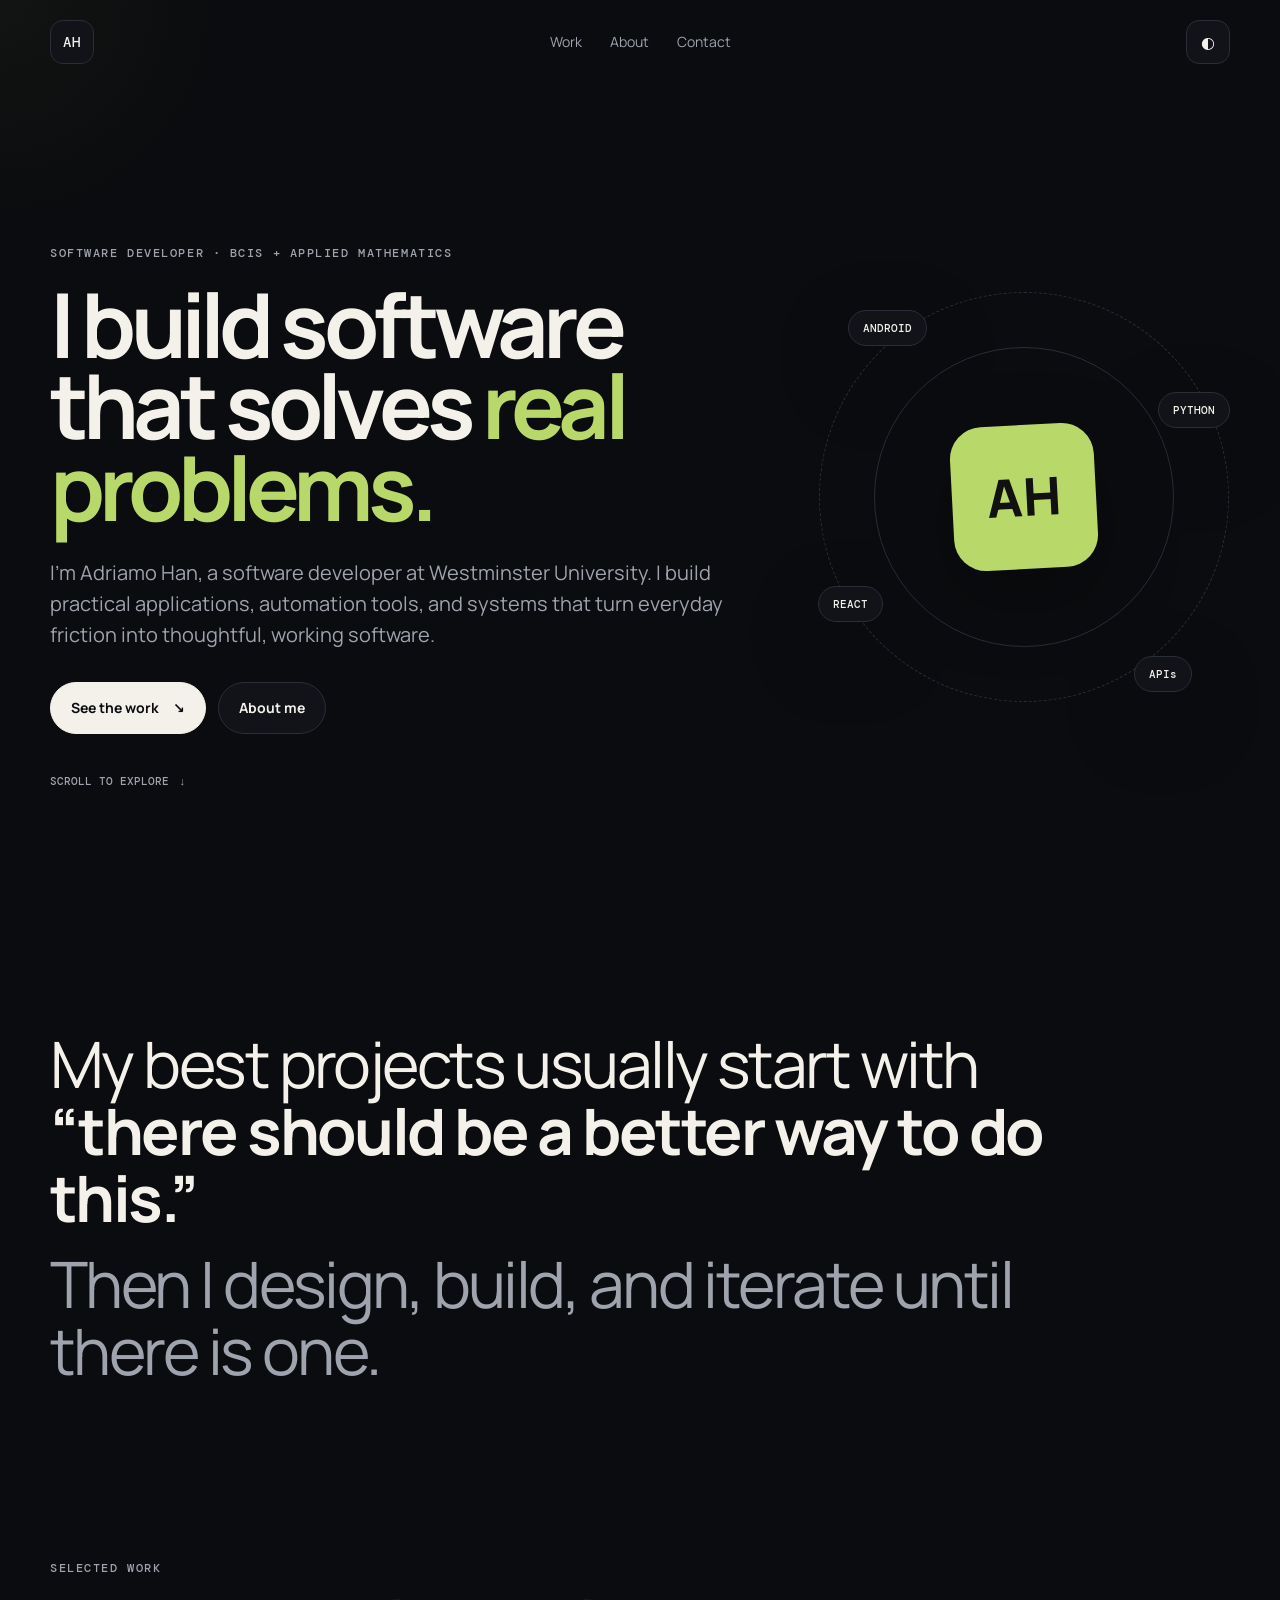
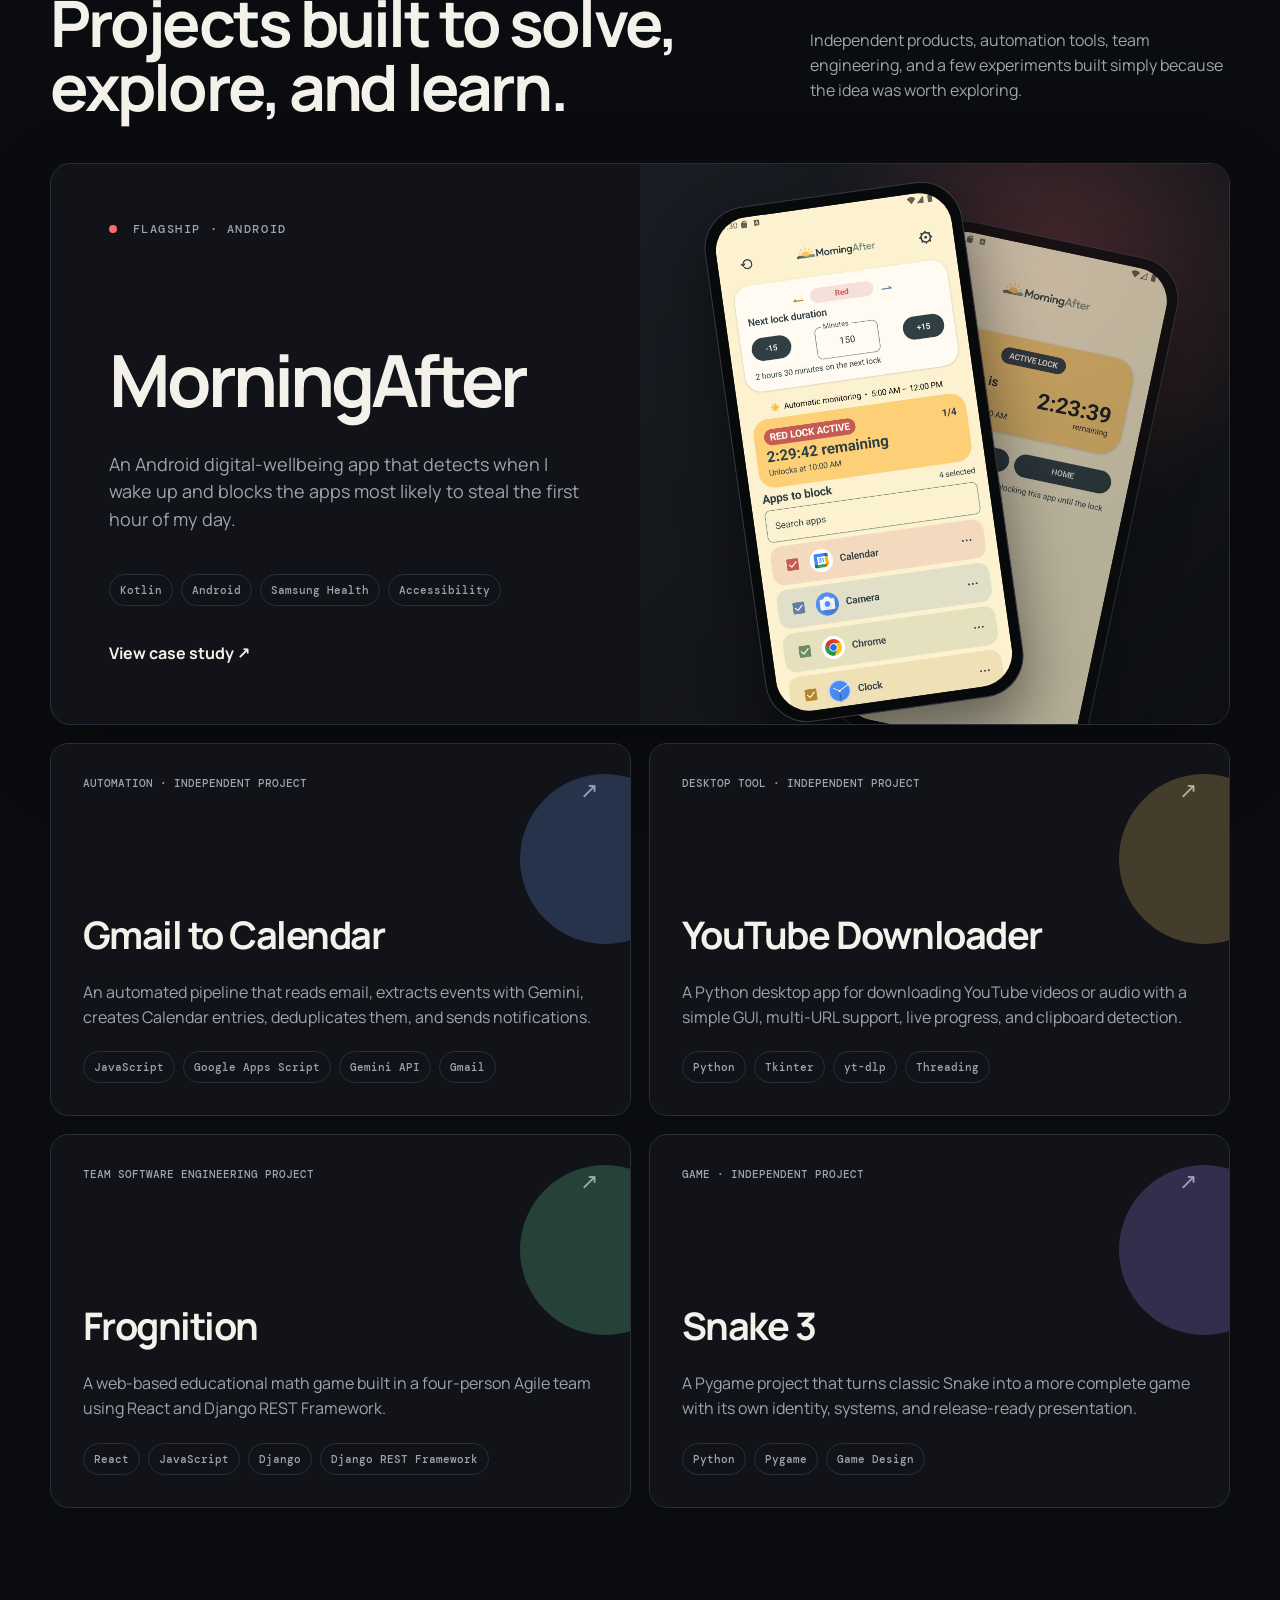
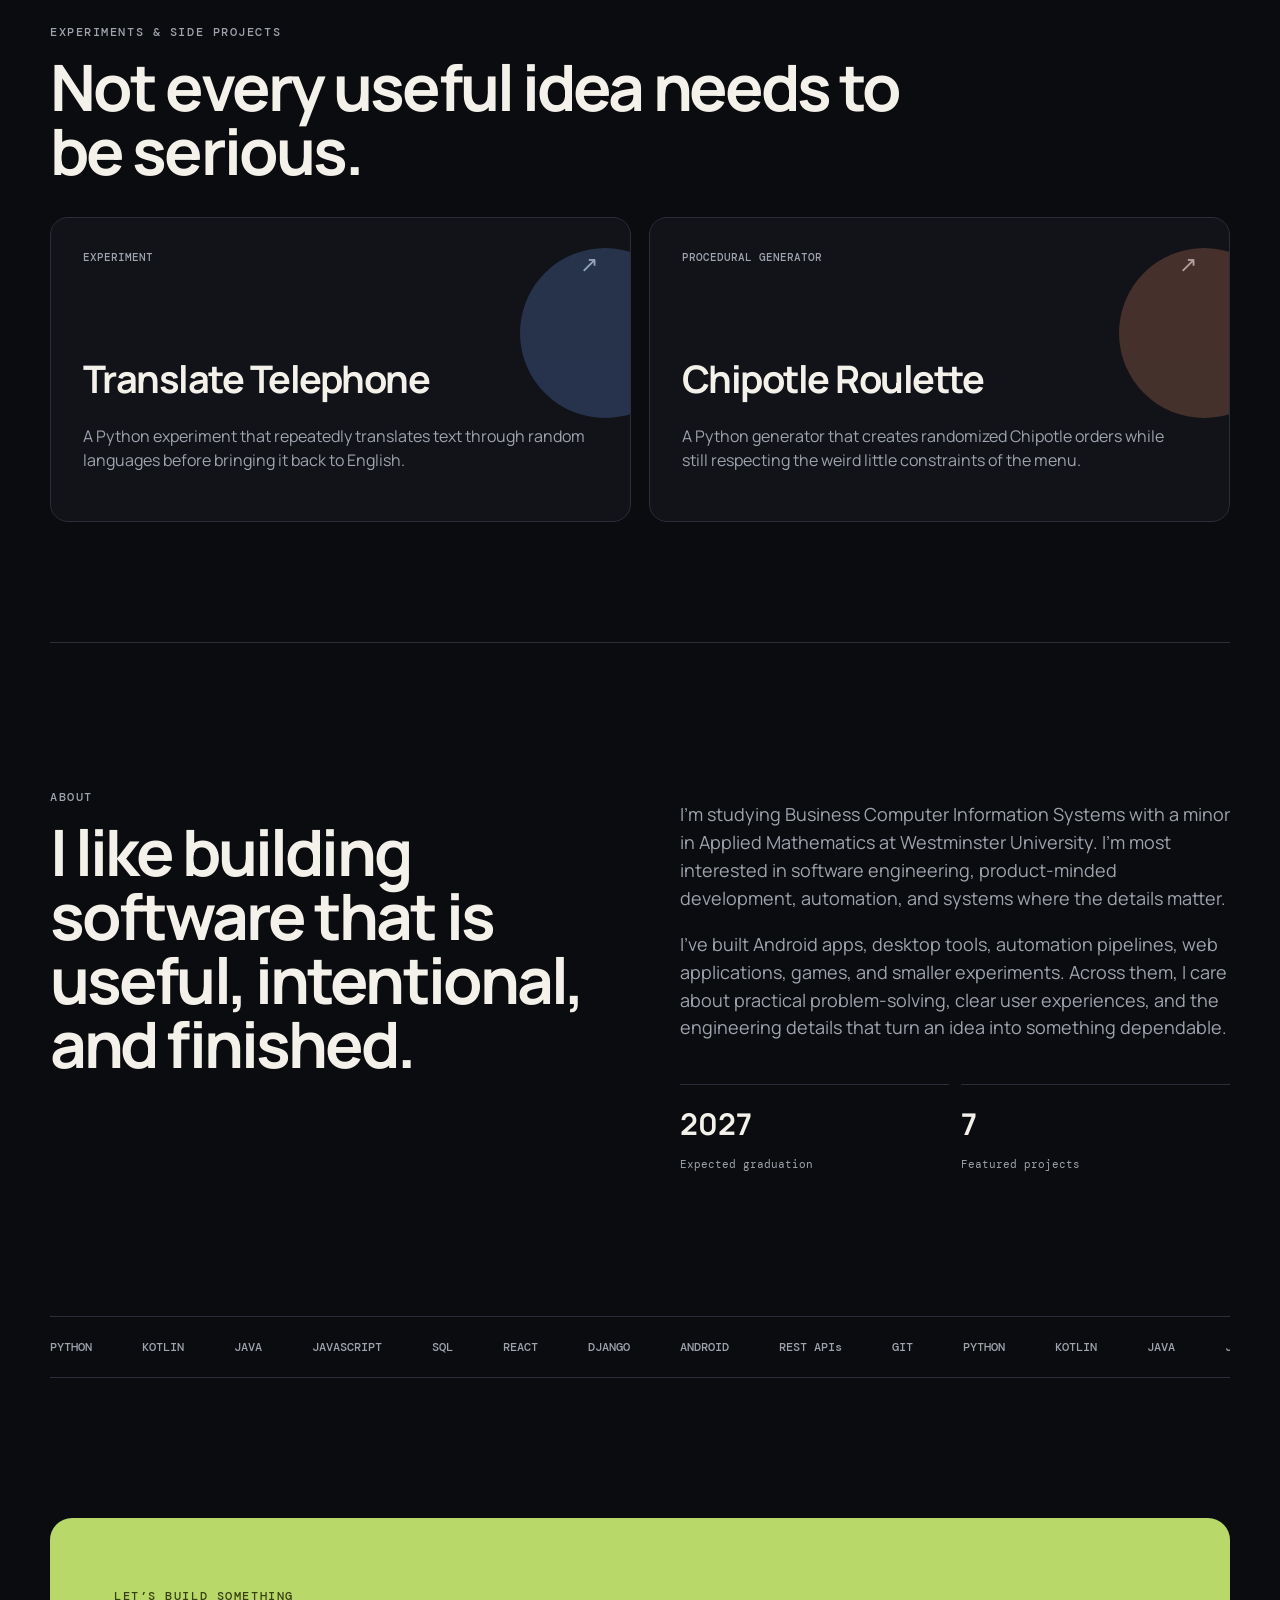
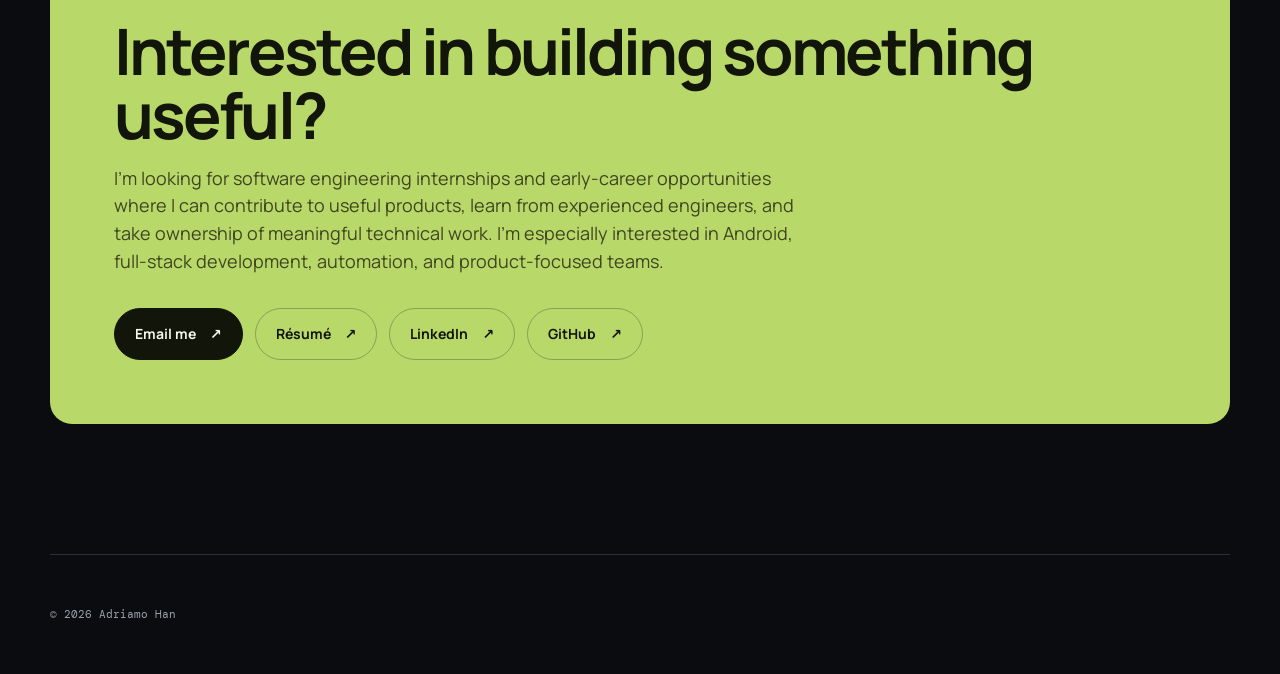
<file: index.html>
<!doctype html>
<html lang="en">
<head>
  <meta charset="utf-8" />
  <meta name="viewport" content="width=device-width,initial-scale=1" />
  <meta name="description" content="Adriamo Han — software developer portfolio." />
  <title>Adriamo Han — Software Developer</title>
  <link rel="icon" type="image/svg+xml" href="data:image/svg+xml,%3Csvg xmlns='http://www.w3.org/2000/svg' viewBox='0 0 64 64'%3E%3Crect width='64' height='64' rx='18' fill='%230b0c0f'/%3E%3Ctext x='32' y='39' text-anchor='middle' font-family='Arial,sans-serif' font-size='22' font-weight='700' fill='%23d9ff6f'%3EAH%3C/text%3E%3C/svg%3E" />
  <link rel="preconnect" href="https://fonts.googleapis.com">
  <link rel="preconnect" href="https://fonts.gstatic.com" crossorigin>
  <link href="https://fonts.googleapis.com/css2?family=DM+Mono:wght@300;400;500&family=Manrope:wght@400;500;600;700;800&display=swap" rel="stylesheet">
  <link rel="stylesheet" href="styles.css" />
</head>
<body>
  <div class="cursor-glow" aria-hidden="true"></div>
  <header class="site-header shell">
    <a class="brand" href="#top" aria-label="Adriamo Han home"><span>AH</span></a>
    <nav aria-label="Primary navigation">
      <a href="#work">Work</a>
      <a href="#about">About</a>
      <a href="#contact">Contact</a>
    </nav>
    <button class="theme-toggle" type="button" aria-label="Toggle theme" title="Toggle theme"><span>◐</span></button>
  </header>

  <main id="top">
    <section class="hero shell">
      <div class="eyebrow reveal">SOFTWARE DEVELOPER · BCIS + APPLIED MATHEMATICS</div>
      <div class="hero-grid">
        <div>
          <h1 class="reveal">I build software that solves <em>real problems.</em></h1>
          <p class="hero-copy reveal">I’m Adriamo Han, a software developer at Westminster University. I build practical applications, automation tools, and systems that turn everyday friction into thoughtful, working software.</p>
          <div class="hero-actions reveal">
            <a class="button primary" href="#work">See the work <span>↘</span></a>
            <a class="button ghost" href="#about">About me</a>
          </div>
        </div>
        <div class="hero-orbit reveal" aria-hidden="true">
          <div class="orbit-ring ring-one"></div>
          <div class="orbit-ring ring-two"></div>
          <div class="orbit-core">AH</div>
          <div class="orbit-chip chip-a">ANDROID</div>
          <div class="orbit-chip chip-b">PYTHON</div>
          <div class="orbit-chip chip-c">REACT</div>
          <div class="orbit-chip chip-d">APIs</div>
        </div>
      </div>
      <div class="scroll-cue reveal">SCROLL TO EXPLORE <span>↓</span></div>
    </section>

    <section class="manifesto shell reveal">
      <p>My best projects usually start with <strong>“there should be a better way to do this.”</strong></p>
      <p class="dim">Then I design, build, and iterate until there is one.</p>
    </section>

    <section class="work shell" id="work">
      <div class="section-heading reveal">
        <div>
          <span class="kicker">SELECTED WORK</span>
          <h2>Projects built to solve, explore, and learn.</h2>
        </div>
        <p>Independent products, automation tools, team engineering, and a few experiments built simply because the idea was worth exploring.</p>
      </div>

      <article class="featured-card reveal">
        <a href="project.html?id=morningafter" class="featured-link" aria-label="View MorningAfter case study">
          <div class="featured-copy">
            <div class="project-meta"><span class="dot red"></span> FLAGSHIP · ANDROID</div>
            <h3>MorningAfter</h3>
            <p class="project-deck">An Android digital-wellbeing app that detects when I wake up and blocks the apps most likely to steal the first hour of my day.</p>
            <div class="tag-row"><span>Kotlin</span><span>Android</span><span>Samsung Health</span><span>Accessibility</span></div>
            <div class="text-link">View case study <span>↗</span></div>
          </div>
          <div class="phone-stage" aria-hidden="true">
            <div class="phone phone-back">
              <div class="phone-screen">
                <img class="phone-screenshot" src="morningafter-blocked-screen.png" alt="" />
              </div>
            </div>
            <div class="phone phone-front">
              <div class="phone-screen">
                <img class="phone-screenshot" src="morningafter-screen.png" alt="" />
              </div>
            </div>
          </div>
        </a>
      </article>

      <div class="project-grid" id="project-grid"></div>

      <div class="fun-heading reveal">
        <span class="kicker">EXPERIMENTS & SIDE PROJECTS</span>
        <h2>Not every useful idea needs to be serious.</h2>
      </div>
      <div class="fun-grid" id="fun-grid"></div>
    </section>

    <section class="about shell" id="about">
      <div class="about-grid">
        <div class="reveal">
          <span class="kicker">ABOUT</span>
          <h2>I like building software that is useful, intentional, and finished.</h2>
        </div>
        <div class="about-copy reveal">
          <p>I’m studying Business Computer Information Systems with a minor in Applied Mathematics at Westminster University. I’m most interested in software engineering, product-minded development, automation, and systems where the details matter.</p>
          <p>I’ve built Android apps, desktop tools, automation pipelines, web applications, games, and smaller experiments. Across them, I care about practical problem-solving, clear user experiences, and the engineering details that turn an idea into something dependable.</p>
          <div class="stat-row">
            <div><strong>2027</strong><span>Expected graduation</span></div>
            <div><strong>7</strong><span>Featured projects</span></div>
          </div>
        </div>
      </div>
    </section>

    <section class="skills shell reveal">
      <div class="marquee" aria-hidden="true">
        <div class="marquee-track">
          <span>PYTHON</span><span>KOTLIN</span><span>JAVA</span><span>JAVASCRIPT</span><span>SQL</span><span>REACT</span><span>DJANGO</span><span>ANDROID</span><span>REST APIs</span><span>GIT</span>
          <span>PYTHON</span><span>KOTLIN</span><span>JAVA</span><span>JAVASCRIPT</span><span>SQL</span><span>REACT</span><span>DJANGO</span><span>ANDROID</span><span>REST APIs</span><span>GIT</span>
        </div>
      </div>
    </section>

    <section class="contact shell" id="contact">
      <div class="contact-card reveal">
        <span class="kicker">LET’S BUILD SOMETHING</span>
        <h2>Interested in building something useful?</h2>
        <p>I’m looking for software engineering internships and early-career opportunities where I can contribute to useful products, learn from experienced engineers, and take ownership of meaningful technical work. I’m especially interested in Android, full-stack development, automation, and product-focused teams.</p>
        <div class="contact-actions">
          <a class="button primary" data-config-link="email" href="mailto:adriamohan@gmail.com">Email me <span>↗</span></a>
          <a class="button ghost" data-config-link="resume" href="resume.pdf" target="_blank" rel="noreferrer">Résumé <span>↗</span></a>
          <a class="button ghost" data-config-link="linkedin" href="https://linkedin.com/in/adriamo" target="_blank" rel="noreferrer">LinkedIn <span>↗</span></a>
          <a class="button ghost" data-config-link="github" href="https://github.com/realadriamo" target="_blank" rel="noreferrer">GitHub <span>↗</span></a>
        </div>
      </div>
    </section>
  </main>

  <footer class="shell">
    <span>© <span id="year"></span> Adriamo Han</span>
  </footer>

  <script src="projects.js"></script>
  <script src="site-config.js"></script>
  <script src="script.js"></script>
</body>
</html>
</file>
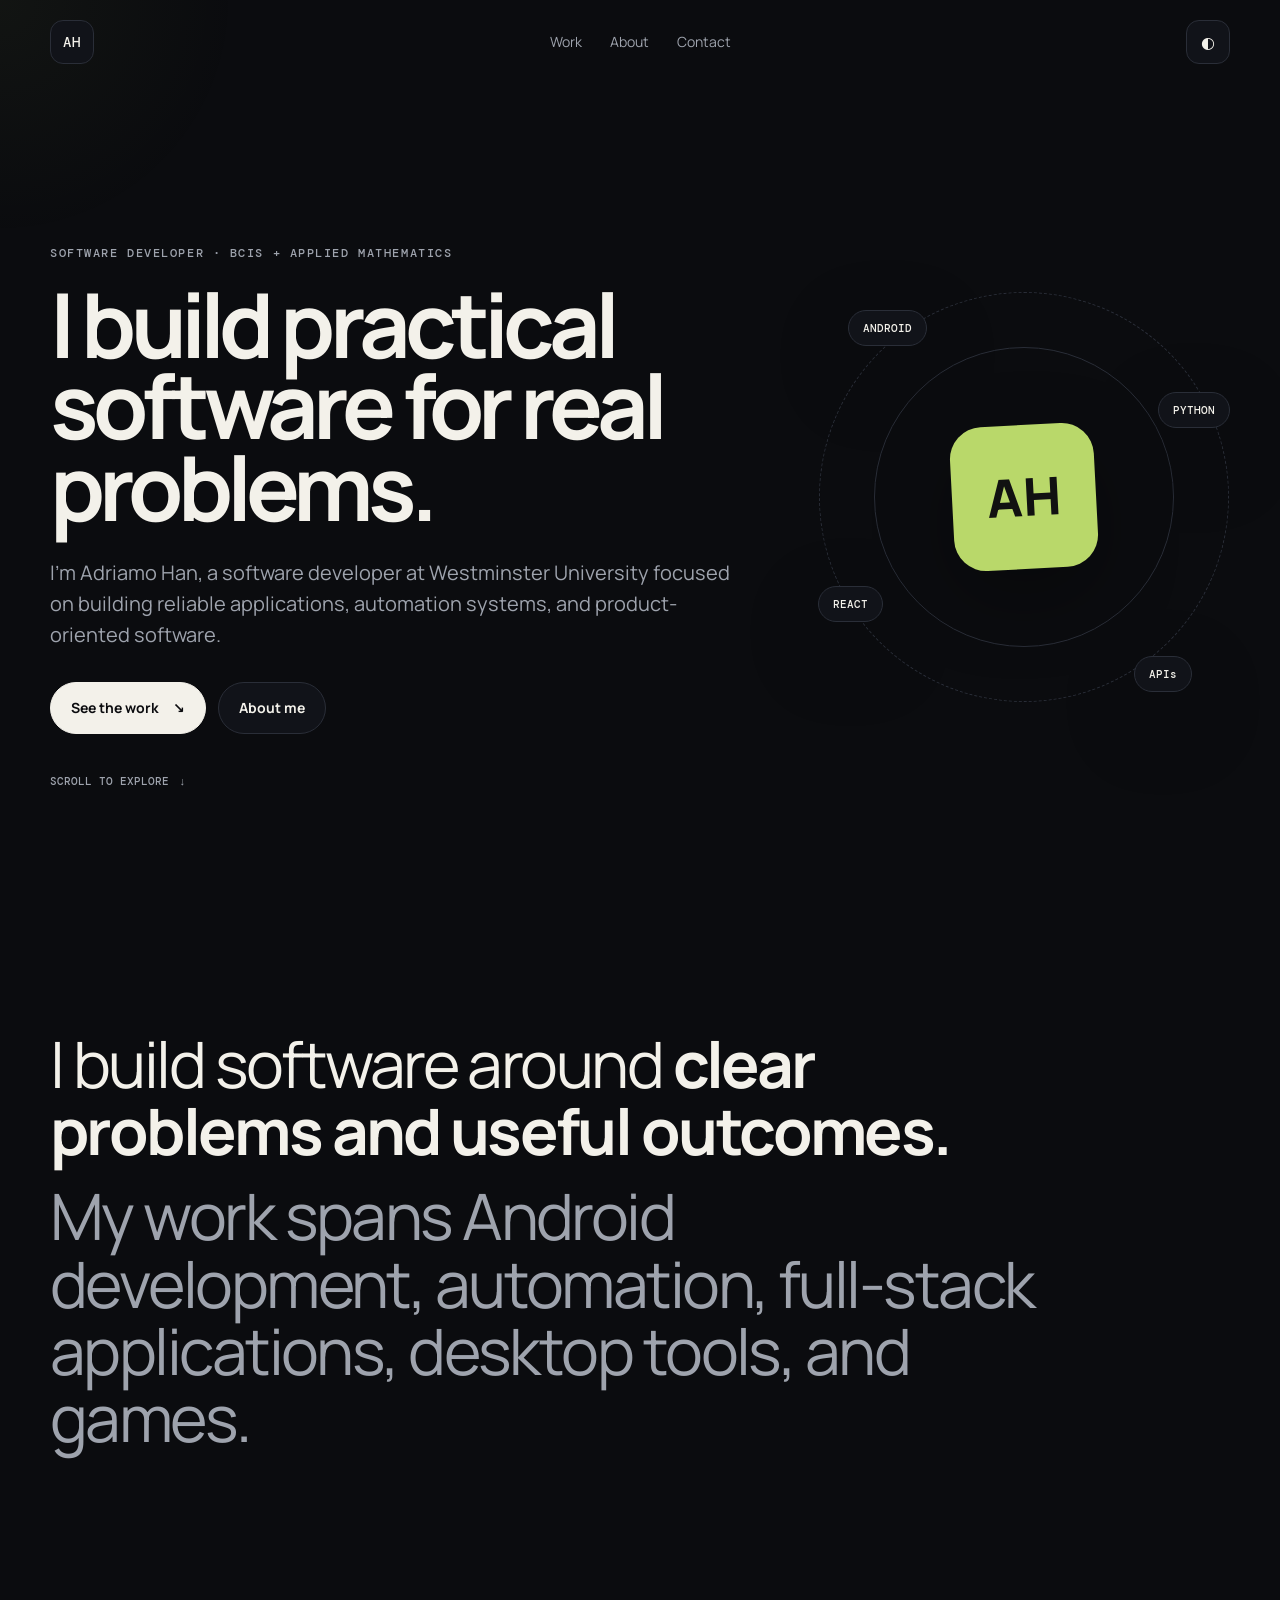
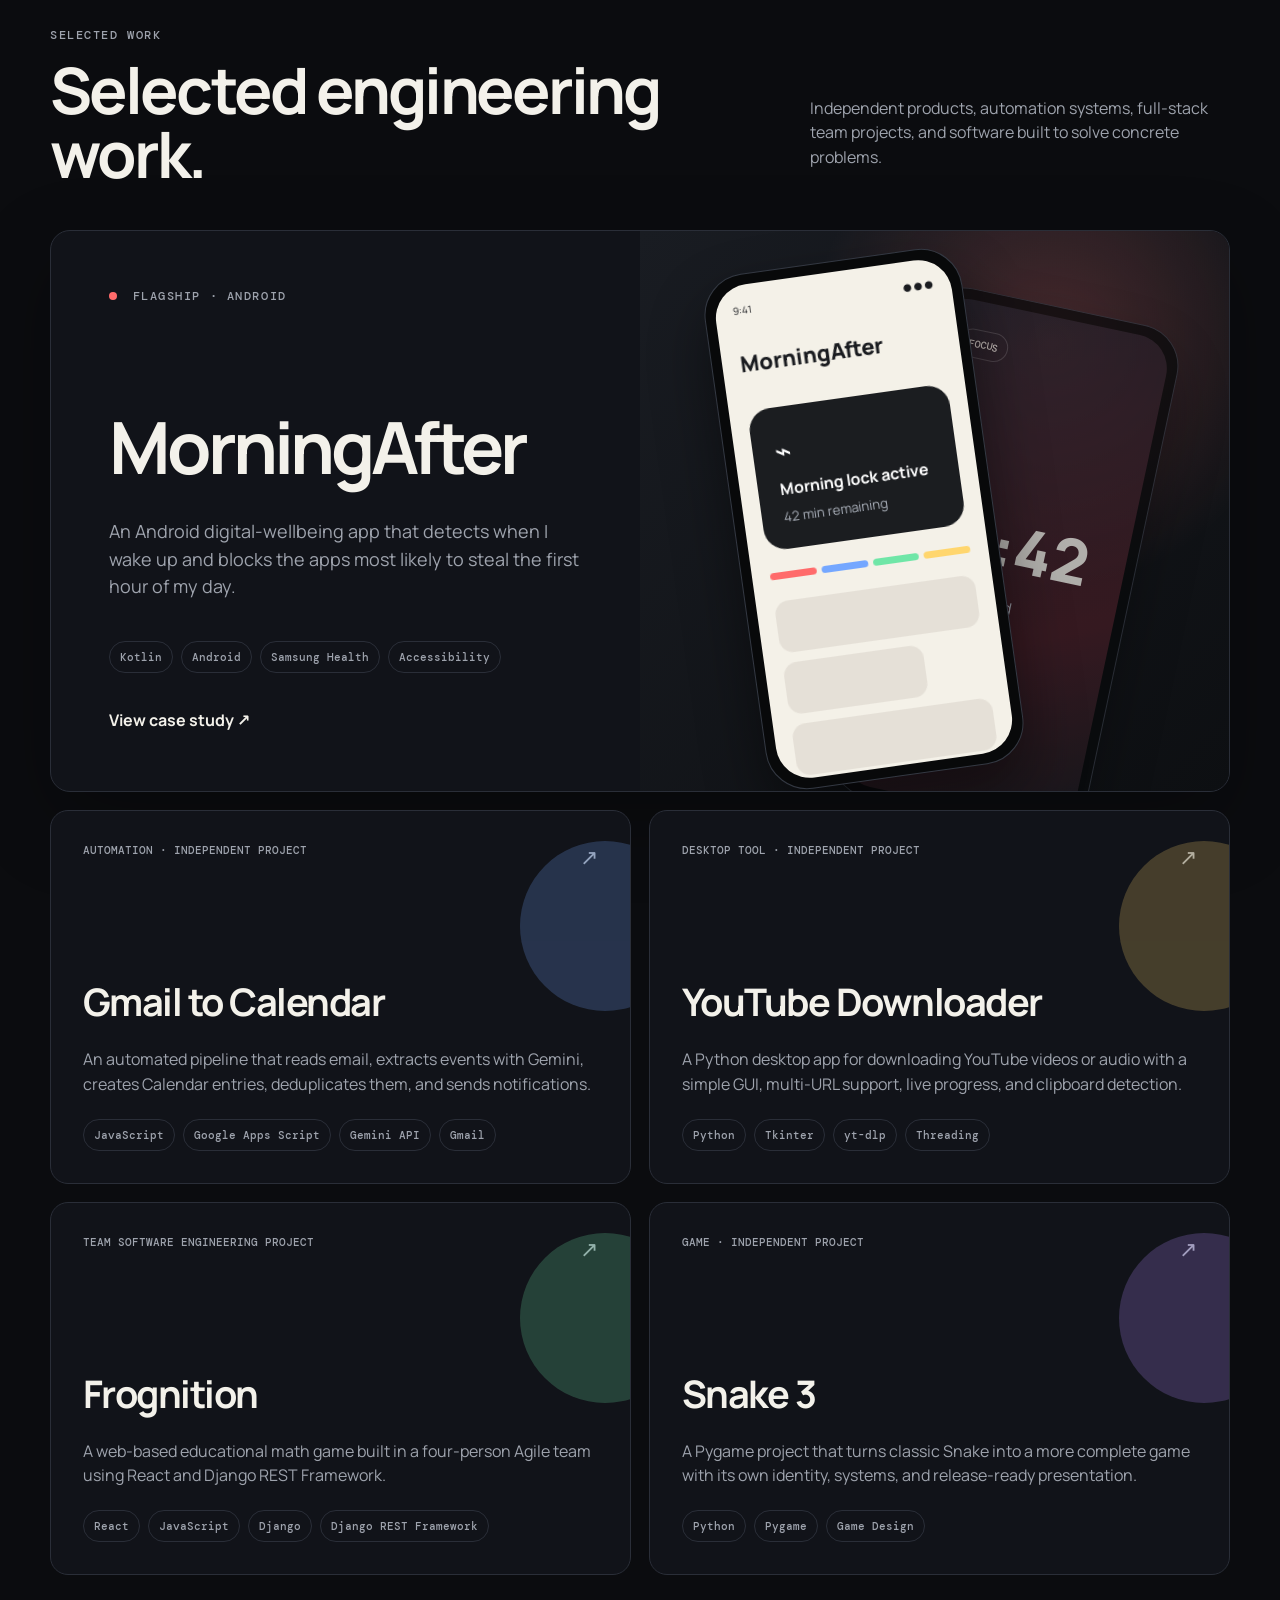
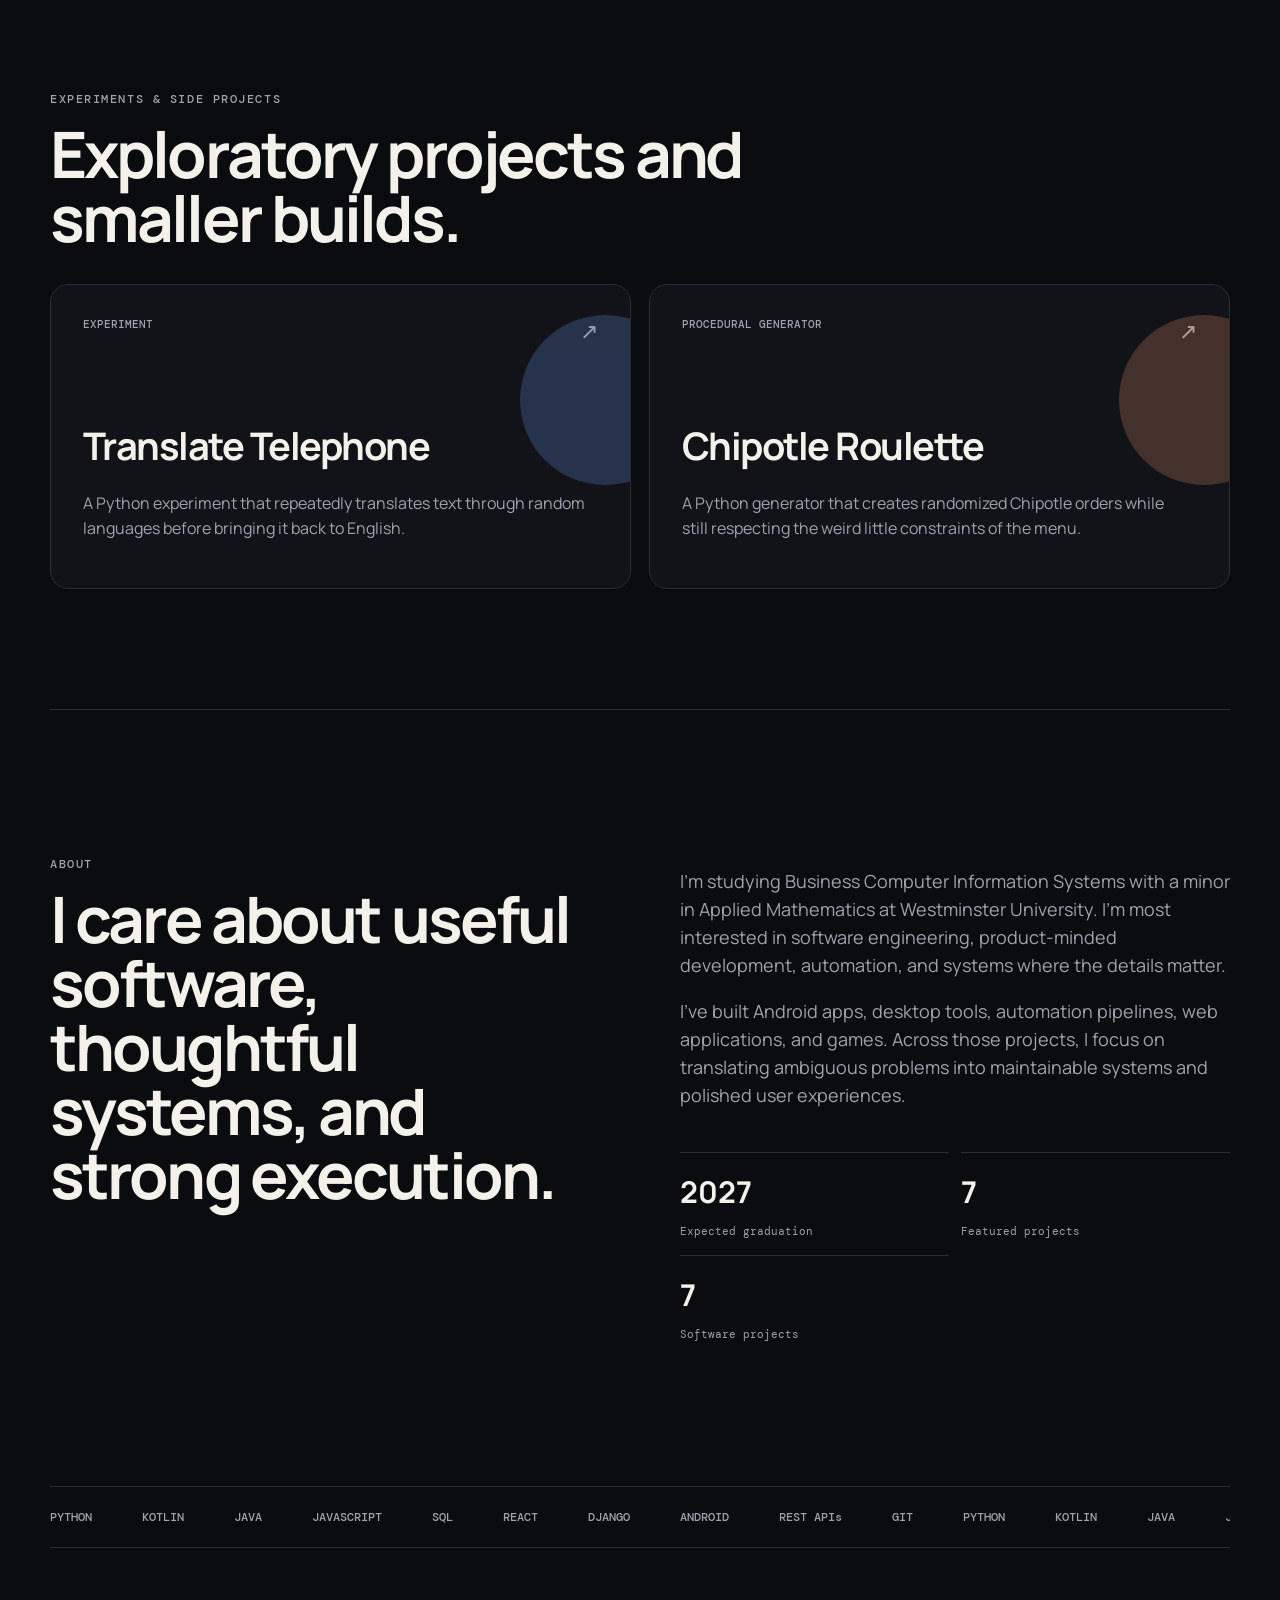
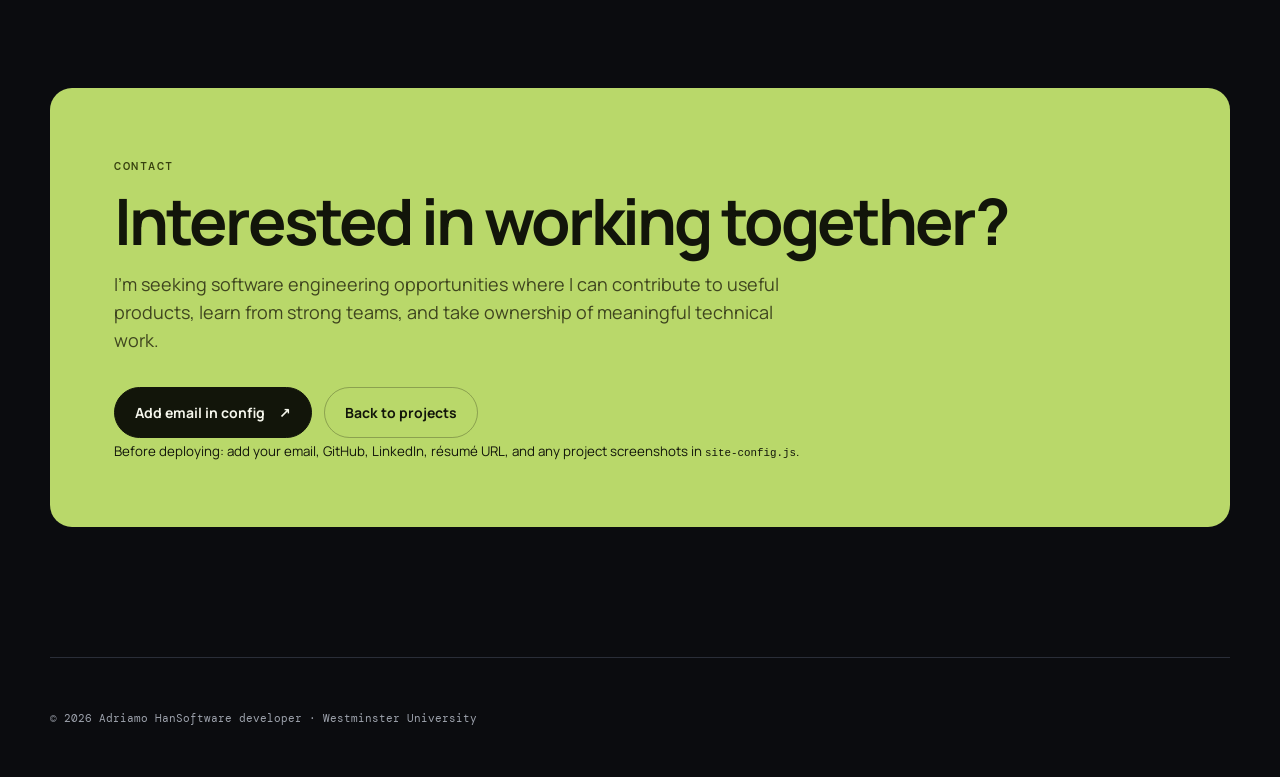
<file: index(2).html>
<!doctype html>
<html lang="en">
<head>
  <meta charset="utf-8" />
  <meta name="viewport" content="width=device-width,initial-scale=1" />
  <meta name="description" content="Adriamo Han — software developer portfolio." />
  <title>Adriamo Han — Software Developer</title>
  <link rel="preconnect" href="https://fonts.googleapis.com">
  <link rel="preconnect" href="https://fonts.gstatic.com" crossorigin>
  <link href="https://fonts.googleapis.com/css2?family=DM+Mono:wght@300;400;500&family=Manrope:wght@400;500;600;700;800&display=swap" rel="stylesheet">
  <link rel="stylesheet" href="styles.css" />
</head>
<body>
  <div class="cursor-glow" aria-hidden="true"></div>
  <header class="site-header shell">
    <a class="brand" href="#top" aria-label="Adriamo Han home"><span>AH</span></a>
    <nav aria-label="Primary navigation">
      <a href="#work">Work</a>
      <a href="#about">About</a>
      <a href="#contact">Contact</a>
    </nav>
    <button class="theme-toggle" type="button" aria-label="Toggle theme" title="Toggle theme"><span>◐</span></button>
  </header>

  <main id="top">
    <section class="hero shell">
      <div class="eyebrow reveal">SOFTWARE DEVELOPER · BCIS + APPLIED MATHEMATICS</div>
      <div class="hero-grid">
        <div>
          <h1 class="reveal">I build practical software for real problems.</h1>
          <p class="hero-copy reveal">I’m Adriamo Han, a software developer at Westminster University focused on building reliable applications, automation systems, and product-oriented software.</p>
          <div class="hero-actions reveal">
            <a class="button primary" href="#work">See the work <span>↘</span></a>
            <a class="button ghost" href="#about">About me</a>
          </div>
        </div>
        <div class="hero-orbit reveal" aria-hidden="true">
          <div class="orbit-ring ring-one"></div>
          <div class="orbit-ring ring-two"></div>
          <div class="orbit-core">AH</div>
          <div class="orbit-chip chip-a">ANDROID</div>
          <div class="orbit-chip chip-b">PYTHON</div>
          <div class="orbit-chip chip-c">REACT</div>
          <div class="orbit-chip chip-d">APIs</div>
        </div>
      </div>
      <div class="scroll-cue reveal">SCROLL TO EXPLORE <span>↓</span></div>
    </section>

    <section class="manifesto shell reveal">
      <p>I build software around <strong>clear problems and useful outcomes.</strong></p>
      <p class="dim">My work spans Android development, automation, full-stack applications, desktop tools, and games.</p>
    </section>

    <section class="work shell" id="work">
      <div class="section-heading reveal">
        <div>
          <span class="kicker">SELECTED WORK</span>
          <h2>Selected engineering work.</h2>
        </div>
        <p>Independent products, automation systems, full-stack team projects, and software built to solve concrete problems.</p>
      </div>

      <article class="featured-card reveal">
        <a href="project.html?id=morningafter" class="featured-link" aria-label="View MorningAfter case study">
          <div class="featured-copy">
            <div class="project-meta"><span class="dot red"></span> FLAGSHIP · ANDROID</div>
            <h3>MorningAfter</h3>
            <p class="project-deck">An Android digital-wellbeing app that detects when I wake up and blocks the apps most likely to steal the first hour of my day.</p>
            <div class="tag-row"><span>Kotlin</span><span>Android</span><span>Samsung Health</span><span>Accessibility</span></div>
            <div class="text-link">View case study <span>↗</span></div>
          </div>
          <div class="phone-stage" aria-hidden="true">
            <div class="phone phone-back">
              <div class="phone-screen gradient-screen">
                <div class="mini-pill">FOCUS</div>
                <div class="mini-clock">07:42</div>
                <div class="mini-label">4 apps blocked</div>
              </div>
            </div>
            <div class="phone phone-front">
              <div class="phone-screen app-screen">
                <div class="statusbar"><span>9:41</span><span>● ● ●</span></div>
                <div class="app-title">MorningAfter</div>
                <div class="lock-panel"><span class="lock-icon">⌁</span><strong>Morning lock active</strong><small>42 min remaining</small></div>
                <div class="color-bars"><i></i><i></i><i></i><i></i></div>
                <div class="fake-row"></div><div class="fake-row short"></div><div class="fake-row"></div>
              </div>
            </div>
          </div>
        </a>
      </article>

      <div class="project-grid" id="project-grid"></div>

      <div class="fun-heading reveal">
        <span class="kicker">EXPERIMENTS & SIDE PROJECTS</span>
        <h2>Exploratory projects and smaller builds.</h2>
      </div>
      <div class="fun-grid" id="fun-grid"></div>
    </section>

    <section class="about shell" id="about">
      <div class="about-grid">
        <div class="reveal">
          <span class="kicker">ABOUT</span>
          <h2>I care about useful software, thoughtful systems, and strong execution.</h2>
        </div>
        <div class="about-copy reveal">
          <p>I’m studying Business Computer Information Systems with a minor in Applied Mathematics at Westminster University. I’m most interested in software engineering, product-minded development, automation, and systems where the details matter.</p>
          <p>I’ve built Android apps, desktop tools, automation pipelines, web applications, and games. Across those projects, I focus on translating ambiguous problems into maintainable systems and polished user experiences.</p>
          <div class="stat-row">
            <div><strong>2027</strong><span>Expected graduation</span></div>
            <div><strong>7</strong><span>Featured projects</span></div>
            <div><strong>7</strong><span>Software projects</span></div>
          </div>
        </div>
      </div>
    </section>

    <section class="skills shell reveal">
      <div class="marquee" aria-hidden="true">
        <div class="marquee-track">
          <span>PYTHON</span><span>KOTLIN</span><span>JAVA</span><span>JAVASCRIPT</span><span>SQL</span><span>REACT</span><span>DJANGO</span><span>ANDROID</span><span>REST APIs</span><span>GIT</span>
          <span>PYTHON</span><span>KOTLIN</span><span>JAVA</span><span>JAVASCRIPT</span><span>SQL</span><span>REACT</span><span>DJANGO</span><span>ANDROID</span><span>REST APIs</span><span>GIT</span>
        </div>
      </div>
    </section>

    <section class="contact shell" id="contact">
      <div class="contact-card reveal">
        <span class="kicker">CONTACT</span>
        <h2>Interested in working together?</h2>
        <p>I’m seeking software engineering opportunities where I can contribute to useful products, learn from strong teams, and take ownership of meaningful technical work.</p>
        <div class="contact-actions">
          <button class="button primary copy-email" type="button" data-email="">Add email in config <span>↗</span></button>
          <a class="button ghost" href="#work">Back to projects</a>
        </div>
        <small class="setup-note">Before deploying: add your email, GitHub, LinkedIn, résumé URL, and any project screenshots in <code>site-config.js</code>.</small>
      </div>
    </section>
  </main>

  <footer class="shell">
    <span>© <span id="year"></span> Adriamo Han</span>
    <span>Software developer · Westminster University</span>
  </footer>

  <script src="projects.js"></script>
  <script src="site-config.js"></script>
  <script src="script.js"></script>
</body>
</html>
</file>
<file: styles.css>
:root {
  --bg:#0b0c0f;
  --surface:#111319;
  --surface-2:#171a21;
  --text:#f3f1ea;
  --muted:#9ea3ad;
  --line:#2a2e38;
  --accent:#b9d86a;
  --red:#ff6b6b;
  --blue:#74a7ff;
  --yellow:#ffd66e;
  --green:#6fe6a7;
  --purple:#b38cff;
  --orange:#ff9b6e;
  --shadow:0 28px 80px rgba(0,0,0,.28);
  --radius:20px;
}
[data-theme="light"] {
  --bg:#f3f0e8;
  --surface:#fffdf7;
  --surface-2:#e9e5dc;
  --text:#14161b;
  --muted:#646a73;
  --line:#d8d4cb;
  --accent:#566d00;
  --shadow:0 28px 80px rgba(36,32,24,.10);
}
*{box-sizing:border-box}
html{scroll-behavior:smooth}
body{margin:0;background:var(--bg);color:var(--text);font-family:Manrope,system-ui,sans-serif;line-height:1.55;overflow-x:hidden}
a{color:inherit;text-decoration:none}
button{font:inherit}
.shell{width:min(1180px,calc(100% - 40px));margin-inline:auto}
.cursor-glow{position:fixed;width:520px;height:520px;border-radius:50%;pointer-events:none;z-index:-1;background:radial-gradient(circle,rgba(185,216,106,.045),transparent 65%);transform:translate(-50%,-50%)}
.site-header{height:84px;display:flex;align-items:center;justify-content:space-between;position:relative;z-index:10}
.brand{width:44px;height:44px;border-radius:13px;border:1px solid var(--line);display:grid;place-items:center;background:var(--surface);font:500 14px/1 DM Mono,monospace;letter-spacing:.06em}
nav{display:flex;gap:28px;align-items:center;font-size:14px;color:var(--muted)}
nav a:hover{color:var(--text)}
.theme-toggle{width:44px;height:44px;border-radius:13px;border:1px solid var(--line);background:var(--surface);color:var(--text);cursor:pointer}
.hero{min-height:calc(100vh - 84px);padding:90px 0 40px;display:flex;flex-direction:column;justify-content:center}
.eyebrow,.kicker,.project-meta{font:500 12px/1.2 DM Mono,monospace;letter-spacing:.13em;color:var(--muted)}
.hero-grid{display:grid;grid-template-columns:1.25fr .75fr;gap:80px;align-items:center}
h1{font-size:clamp(54px,7vw,96px);line-height:.91;letter-spacing:-.065em;margin:22px 0 30px;max-width:900px}
h1 em{font-style:normal;color:var(--accent)}
.hero-copy{font-size:20px;max-width:720px;color:var(--muted)}
.hero-actions,.contact-actions{display:flex;gap:12px;flex-wrap:wrap;margin-top:32px}
.button{display:inline-flex;align-items:center;gap:14px;border-radius:999px;padding:14px 20px;font-weight:700;font-size:14px;border:1px solid var(--line);cursor:pointer}
.button.primary{background:var(--text);color:var(--bg);border-color:var(--text)}
.button.ghost{background:var(--surface);color:var(--text)}
.button:hover{transform:translateY(-2px)}
.hero-orbit{height:430px;position:relative;display:grid;place-items:center}
.orbit-ring{position:absolute;border:1px solid var(--line);border-radius:50%}.ring-one{width:300px;height:300px}.ring-two{width:410px;height:410px;border-style:dashed;animation:spin 40s linear infinite}
.orbit-core{width:144px;height:144px;border-radius:32px;background:var(--accent);color:#111;display:grid;place-items:center;font-size:52px;font-weight:800;box-shadow:var(--shadow);transform:rotate(-3deg)}
.orbit-chip{position:absolute;background:var(--surface);border:1px solid var(--line);border-radius:999px;padding:10px 14px;font:500 11px DM Mono,monospace;box-shadow:var(--shadow)}
.chip-a{top:28px;left:30px}.chip-b{right:0;top:110px}.chip-c{left:0;bottom:90px}.chip-d{right:38px;bottom:20px}
.scroll-cue{margin-top:40px;font:500 11px DM Mono,monospace;color:var(--muted);display:flex;gap:10px;align-items:center}
.manifesto{padding:130px 0;font-size:clamp(34px,5vw,70px);line-height:1.05;letter-spacing:-.04em}
.manifesto p{margin:0;max-width:1000px}.manifesto .dim{color:var(--muted);margin-top:18px}
.work{padding:40px 0 120px}.section-heading{display:flex;justify-content:space-between;gap:50px;align-items:end;margin-bottom:44px}.section-heading h2,.fun-heading h2,.about h2,.contact-card h2{font-size:clamp(38px,5vw,72px);line-height:1;letter-spacing:-.045em;margin:12px 0 0}.section-heading p{max-width:420px;color:var(--muted)}
.featured-card{background:var(--surface);border:1px solid var(--line);border-radius:var(--radius);overflow:hidden;box-shadow:var(--shadow)}
.featured-link{display:grid;grid-template-columns:1fr 1fr;min-height:560px}.featured-copy{padding:58px;display:flex;flex-direction:column;align-items:flex-start}.featured-copy h3{font-size:72px;letter-spacing:-.055em;line-height:.95;margin:110px 0 18px}.project-deck{font-size:18px;max-width:560px;color:var(--muted)}
.tag-row{display:flex;flex-wrap:wrap;gap:8px;margin-top:22px}.tag-row span{font:500 11px DM Mono,monospace;border:1px solid var(--line);padding:8px 10px;border-radius:999px;color:var(--muted)}
.text-link{margin-top:auto;padding-top:35px;font-weight:700}.dot{display:inline-block;width:8px;height:8px;border-radius:50%;margin-right:7px}.red{background:var(--red)}.blue{background:var(--blue)}.yellow{background:var(--yellow)}.green{background:var(--green)}.purple{background:var(--purple)}.orange{background:var(--orange)}
.phone-stage{position:relative;min-height:560px;background:radial-gradient(circle at 70% 20%,rgba(255,107,107,.22),transparent 40%),linear-gradient(135deg,#191c22,#0d0f12);overflow:hidden}.phone{position:absolute;width:260px;height:520px;padding:10px;border-radius:42px;background:#08090a;border:1px solid #343943;box-shadow:0 30px 60px rgba(0,0,0,.45)}.phone-screen{height:100%;border-radius:34px;overflow:hidden}.phone-screenshot{display:block;width:100%;height:100%;object-fit:cover;object-position:top center}.phone-back{right:16%;top:70px;transform:rotate(12deg);opacity:.7}.phone-front{left:16%;top:28px;transform:rotate(-8deg)}
.gradient-screen{background:linear-gradient(155deg,#1c202a,#471d26 65%,#191b20);padding:28px}.mini-pill{display:inline-block;border:1px solid rgba(255,255,255,.2);padding:7px 9px;border-radius:999px;font:500 10px DM Mono}.mini-clock{font-size:62px;font-weight:800;margin-top:130px}.mini-label{color:#c7ccd6}.app-screen{background:#f4f1e8;color:#1a1c20;padding:18px}.statusbar{display:flex;justify-content:space-between;font-size:10px}.app-title{font-size:22px;font-weight:800;margin-top:28px}.lock-panel{margin-top:30px;background:#1b1d20;color:white;border-radius:22px;padding:22px;display:grid;gap:5px}.lock-panel small{color:#aab0ba}.lock-icon{font-size:28px}.color-bars{display:grid;grid-template-columns:repeat(4,1fr);gap:5px;margin:22px 0}.color-bars i{height:7px;border-radius:99px}.color-bars i:nth-child(1){background:var(--red)}.color-bars i:nth-child(2){background:var(--blue)}.color-bars i:nth-child(3){background:var(--green)}.color-bars i:nth-child(4){background:var(--yellow)}.fake-row{height:52px;background:#e5e0d7;border-radius:14px;margin:10px 0}.fake-row.short{width:70%}
.project-grid{display:grid;grid-template-columns:repeat(2,1fr);gap:18px;margin-top:18px}.project-card,.fun-card{position:relative;background:var(--surface);border:1px solid var(--line);border-radius:18px;padding:32px;min-height:340px;overflow:hidden;transition:.25s ease}.project-card:hover,.fun-card:hover{transform:translateY(-2px);border-color:#535964}.project-card h3,.fun-card h3{font-size:38px;letter-spacing:-.04em;margin:100px 0 12px}.project-card p,.fun-card p{color:var(--muted);max-width:510px}.card-top{display:flex;justify-content:space-between;font:500 11px DM Mono,monospace;color:var(--muted)}.card-arrow{font-size:22px}.card-accent{position:absolute;right:-60px;top:30px;width:170px;height:170px;border-radius:50%;filter:blur(0);opacity:.22}.tone-blue{background:var(--blue)}.tone-yellow{background:var(--yellow)}.tone-green{background:var(--green)}.tone-purple{background:var(--purple)}.tone-orange{background:var(--orange)}.tone-red{background:var(--red)}
.fun-heading{margin:110px 0 34px;max-width:880px}.fun-grid{display:grid;grid-template-columns:repeat(2,1fr);gap:18px}.fun-card{min-height:300px}.fun-card h3{margin-top:70px}
.about{padding:140px 0;border-top:1px solid var(--line)}.about-grid{display:grid;grid-template-columns:1fr 1fr;gap:80px}.about-copy{font-size:18px;color:var(--muted)}.stat-row{display:grid;grid-template-columns:repeat(2,1fr);gap:12px;margin-top:42px}.stat-row div{border-top:1px solid var(--line);padding-top:16px}.stat-row strong{display:block;color:var(--text);font-size:30px}.stat-row span{font:400 11px DM Mono;color:var(--muted)}
.skills{overflow:hidden;padding-bottom:100px}.marquee{border-block:1px solid var(--line);padding:22px 0;overflow:hidden}.marquee-track{display:flex;gap:50px;white-space:nowrap;animation:marquee 28s linear infinite;font:500 12px DM Mono;color:var(--muted)}
.contact{padding:40px 0 130px}.contact-card{background:var(--accent);color:#12150a;border-radius:22px;padding:64px}.contact-card .kicker{color:#37410f}.contact-card p{font-size:18px;max-width:680px;color:#3f451f}.contact-card .button.primary{background:#12150a;color:#f5f6ec;border-color:#12150a}.contact-card .button.ghost{background:transparent;color:#12150a;border-color:rgba(18,21,10,.28)}
footer{border-top:1px solid var(--line);min-height:120px;display:flex;align-items:center;color:var(--muted);font:400 11px DM Mono}
.reveal{opacity:0;transform:translateY(18px);transition:opacity .7s ease,transform .7s ease}.reveal.visible{opacity:1;transform:none}
.project-page{padding:80px 0 120px}.backlink{font:500 12px DM Mono;color:var(--muted)}.case-hero{padding:70px 0 80px;border-bottom:1px solid var(--line)}.case-hero h1{max-width:1020px;margin-bottom:22px}.case-lede{font-size:22px;color:var(--muted);max-width:780px}.case-tags{margin-top:30px}.case-actions{margin-top:24px}.case-media{padding:80px 0;border-bottom:1px solid var(--line)}.case-media-heading{display:flex;align-items:end;justify-content:space-between;gap:24px;margin-bottom:28px}.case-media-heading h2{font-size:clamp(34px,4vw,52px);letter-spacing:-.04em;line-height:1.05;margin:0}.case-video{display:block;width:100%;aspect-ratio:16/9;background:#050607;border:1px solid var(--line);border-radius:20px;box-shadow:var(--shadow)}.case-grid{display:grid;grid-template-columns:.42fr 1fr;gap:90px;padding:80px 0;border-bottom:1px solid var(--line)}.case-label{font:500 12px DM Mono;color:var(--muted);letter-spacing:.12em}.case-content h2{font-size:48px;letter-spacing:-.04em;line-height:1.05;margin:0 0 24px}.case-content p{font-size:19px;color:var(--muted)}.case-list{display:grid;grid-template-columns:repeat(2,1fr);gap:12px;margin-top:28px}.case-list div{padding:18px;border:1px solid var(--line);border-radius:16px;background:var(--surface)}.case-stats{display:grid;grid-template-columns:repeat(2,1fr);gap:16px;margin-top:32px}.case-stat{background:var(--surface);border:1px solid var(--line);border-radius:20px;padding:24px}.case-stat strong{display:block;font-size:28px}.case-stat span{color:var(--muted);font:400 11px DM Mono}.next-project{margin-top:80px;background:var(--surface);border:1px solid var(--line);border-radius:24px;padding:34px;display:flex;justify-content:space-between;align-items:center}.next-project strong{font-size:30px}
@keyframes spin{to{transform:rotate(360deg)}}@keyframes marquee{to{transform:translateX(-50%)}}
@media (max-width:900px){.hero-grid,.featured-link,.about-grid,.case-grid{grid-template-columns:1fr}.hero-orbit{height:340px}.featured-copy h3{margin-top:70px}.phone-stage{min-height:520px}.project-grid,.fun-grid{grid-template-columns:1fr}.section-heading{align-items:flex-start;flex-direction:column}.case-list{grid-template-columns:1fr}.case-grid{gap:30px}}
@media (max-width:620px){.shell{width:min(100% - 24px,1180px)}nav{display:none}.hero{padding-top:40px}h1{font-size:56px}.hero-copy{font-size:17px}.hero-orbit{transform:scale(.78);margin:-30px}.manifesto{padding:90px 0}.featured-copy{padding:30px}.featured-copy h3{font-size:48px}.project-card,.fun-card{padding:24px}.project-card h3,.fun-card h3{font-size:34px}.contact-card{padding:34px 24px}.stat-row{grid-template-columns:1fr}.case-hero{padding-top:30px}.case-media{padding:56px 0}.case-media-heading{align-items:flex-start;flex-direction:column}.case-video{border-radius:14px}.case-content h2{font-size:38px}.case-stats{grid-template-columns:1fr}footer{gap:20px;align-items:flex-start;flex-direction:column;justify-content:center}}
@media (prefers-reduced-motion:reduce){html{scroll-behavior:auto}.reveal{opacity:1;transform:none;transition:none}.ring-two,.marquee-track{animation:none}.cursor-glow{display:none}}
</file>
